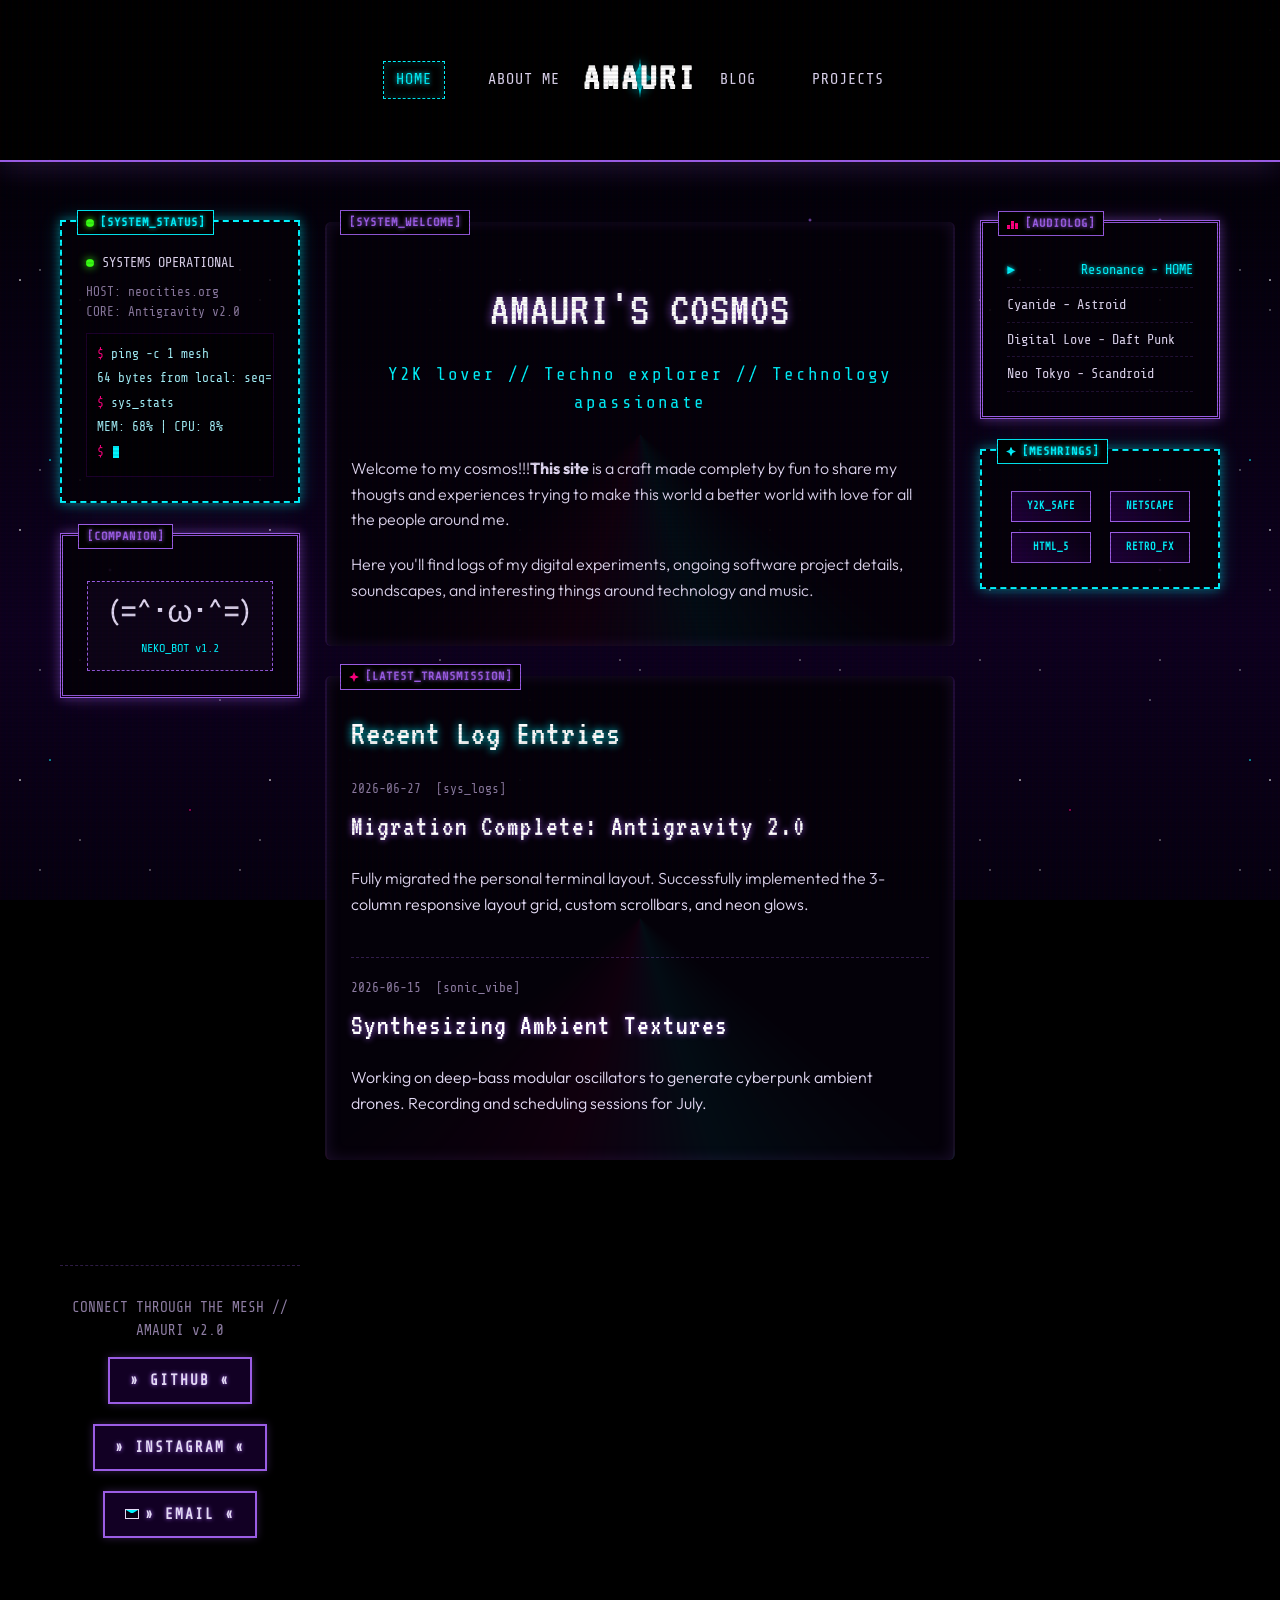
<file: index.html>
<!DOCTYPE html>
<html lang="en">

<head>
    <meta charset="UTF-8">
    <meta name="viewport" content="width=device-width, initial-scale=1.0">
    <meta name="description" content="Amauri's personal Webcore space - Antigravity 2.0">
    <title>AMAU // TERMINAL</title>
    <link rel="stylesheet" href="style.css">
</head>

<body>

    <!-- Double-Sized Symmetrical Header -->
    <header id="navbar">
        <div class="header-container">
            <nav class="nav-group-left">
                <a href="index.html" class="active">Home</a>
                <a href="about.html">About Me</a>
            </nav>
            <div class="logo">
                <span class="logo-star-container">
                    <svg class="logo-star" viewBox="0 0 24 24">
                        <path d="M 12,2 Q 12,12 22,12 Q 12,12 12,22 Q 12,12 2,12 Q 12,12 12,2" fill="#00f5ff" />
                    </svg>
                    <span class="logo-a">Amauri</span>
                </span>
                <span class="logo-rest"></span>
            </div>
            <nav class="nav-group-right">
                <a href="blog.html">Blog</a>
                <a href="projects.html">Projects</a>
            </nav>
        </div>
    </header>

    <!-- Main Desktop Layout (3-Column Grid) -->
    <div class="main-layout">

        <!-- Column 1 (Left Sidebar) -->
        <aside class="left-sidebar">
            <section class="content-box cyan-border-box dashed">
                <span class="box-label">[system_status]</span>
                <div class="status-indicator">
                    <div class="status-dot"></div>
                    <span>SYSTEMS OPERATIONAL</span>
                </div>
                <p
                    style="font-family: var(--font-ui); font-size: 0.8rem; color: var(--text-muted); margin-bottom: 10px;">
                    HOST: neocities.org<br>
                    CORE: Antigravity v2.0
                </p>
                <div class="terminal-box">
                    <div class="terminal-line"><span class="terminal-prompt">ping -c 1 mesh</span></div>
                    <div class="terminal-line">64 bytes from local: seq=0</div>
                    <div class="terminal-line"><span class="terminal-prompt">sys_stats</span></div>
                    <div class="terminal-line">MEM: 68% | CPU: 8%</div>
                    <div class="terminal-line"><span class="terminal-prompt"></span><span class="cursor"></span></div>
                </div>
            </section>

            <section class="content-box purple-border-box">
                <span class="box-label">[companion]</span>
                <div class="pixel-box">
                    <div class="pixel-art-placeholder">(=^･ω･^=)</div>
                    <p
                        style="font-family: var(--font-ui); font-size: 0.75rem; margin: 5px 0 0 0; color: var(--neon-cyan);">
                        NEKO_BOT v1.2</p>
                </div>
            </section>
        </aside>

        <!-- Column 2 (Center Content) -->
        <main class="center-content">
            <!-- Premium Moving Glow Border Box -->
            <div class="glowing-box">
                <div class="glowing-box-border"></div>
                <div class="glowing-box-content">
                    <span class="box-label">[system_welcome]</span>
                    <div class="hero-sec">
                        <h1>AMAURI'S COSMOS</h1>
                        <p class="hero-subtitle">Y2K lover // Techno explorer // Technology apassionate</p>
                    </div>
                    <p>Welcome to my cosmos!!!<strong>This site</strong> is a craft made complety by fun to share my
                        thougts
                        and
                        experiences
                        trying to make this world a better world with love for all the people around me.</p>
                    <p>Here you'll find logs of my digital experiments, ongoing software project details, soundscapes,
                        and
                        interesting things around technology and music.</p>
                </div>
            </div>

            <!-- Premium Moving Glow Border Box -->
            <div class="glowing-box">
                <div class="glowing-box-border"></div>
                <div class="glowing-box-content">
                    <span class="box-label">[latest_transmission]</span>
                    <h2>Recent Log Entries</h2>
                    <div class="blog-list" style="margin-top: 15px;">
                        <div class="blog-post-item">
                            <div class="blog-meta">
                                <span>2026-06-27</span>
                                <span>[sys_logs]</span>
                            </div>
                            <h3><a href="blog.html" class="blog-title-link">Migration Complete: Antigravity 2.0</a></h3>
                            <p>Fully migrated the personal terminal layout. Successfully implemented the 3-column
                                responsive layout grid, custom scrollbars, and neon glows.</p>
                        </div>
                        <div class="blog-post-item">
                            <div class="blog-meta">
                                <span>2026-06-15</span>
                                <span>[sonic_vibe]</span>
                            </div>
                            <h3><a href="blog.html" class="blog-title-link">Synthesizing Ambient Textures</a></h3>
                            <p>Working on deep-bass modular oscillators to generate cyberpunk ambient drones. Recording
                                and scheduling sessions for July.</p>
                        </div>
                    </div>
                </div>
            </div>
        </main>

        <!-- Column 3 (Right Sidebar) -->
        <aside class="right-sidebar">
            <section class="content-box purple-border-box">
                <span class="box-label">[audiolog]</span>
                <div class="playlist-widget">
                    <div class="song-item playing">Resonance - HOME</div>
                    <div class="song-item">Cyanide - Astroid</div>
                    <div class="song-item">Digital Love - Daft Punk</div>
                    <div class="song-item">Neo Tokyo - Scandroid</div>
                </div>
            </section>

            <section class="content-box cyan-border-box dashed">
                <span class="box-label">[meshrings]</span>
                <div class="badge-grid">
                    <div class="badge-placeholder">Y2K_SAFE</div>
                    <div class="badge-placeholder">NETSCAPE</div>
                    <div class="badge-placeholder">HTML_5</div>
                    <div class="badge-placeholder">RETRO_FX</div>
                </div>
            </section>
        </aside>


        <!-- Animated Retro Footer -->
        <footer>
            <div class="footer-text">CONNECT THROUGH THE MESH // AMAURI v2.0</div>
            <div class="footer-buttons">
                <a href="https://github.com" target="_blank" class="retro-footer-button">» GitHub «</a>
                <a href="https://instagram.com" target="_blank" class="retro-footer-button">» Instagram «</a>
                <a href="mailto:your-email@domain.com" class="retro-footer-button">» Email «</a>
            </div>
        </footer>

        <!-- Header Scroll & Y2K GIF Injector Logic -->
        <script>
            let lastScrollTop = 0;
            const navbar = document.getElementById("navbar");

            window.addEventListener("scroll", () => {
                let scrollTop = window.pageYOffset || document.documentElement.scrollTop;
                if (scrollTop > lastScrollTop && scrollTop > 100) {
                    // Scrolling down -> hide header
                    navbar.classList.add("header-hidden");
                } else {
                    // Scrolling up -> show header
                    navbar.classList.remove("header-hidden");
                }
                lastScrollTop = scrollTop <= 0 ? 0 : scrollTop;
            });

            // Y2K Contextual Icon/Animation Injector Utility
            document.addEventListener("DOMContentLoaded", () => {
                const labels = document.querySelectorAll(".box-label");
                labels.forEach(label => {
                    const text = label.textContent.toLowerCase();
                    if (text.includes("status")) {
                        label.insertAdjacentHTML("afterbegin", '<span class="y2k-icon y2k-status-icon"></span>');
                    } else if (text.includes("audiolog")) {
                        label.insertAdjacentHTML("afterbegin", '<span class="y2k-icon y2k-music-icon"><span></span><span></span><span></span></span>');
                    } else if (text.includes("meshrings") || text.includes("projects") || text.includes("index")) {
                        label.insertAdjacentHTML("afterbegin", '<span class="y2k-icon y2k-spark-icon"></span>');
                    } else if (text.includes("init") || text.includes("profile") || text.includes("transmission")) {
                        label.insertAdjacentHTML("afterbegin", '<span class="y2k-icon y2k-spark-icon" style="background: var(--neon-pink);"></span>');
                    }
                });

                const footerButtons = document.querySelectorAll(".retro-footer-button");
                footerButtons.forEach(btn => {
                    const text = btn.textContent.toLowerCase();
                    if (text.includes("email")) {
                        btn.insertAdjacentHTML("afterbegin", '<span class="y2k-icon y2k-email-icon" style="border-color: var(--text-main);"></span>');
                    }
                });
            });
        </script>
</body>

</html>
</file>
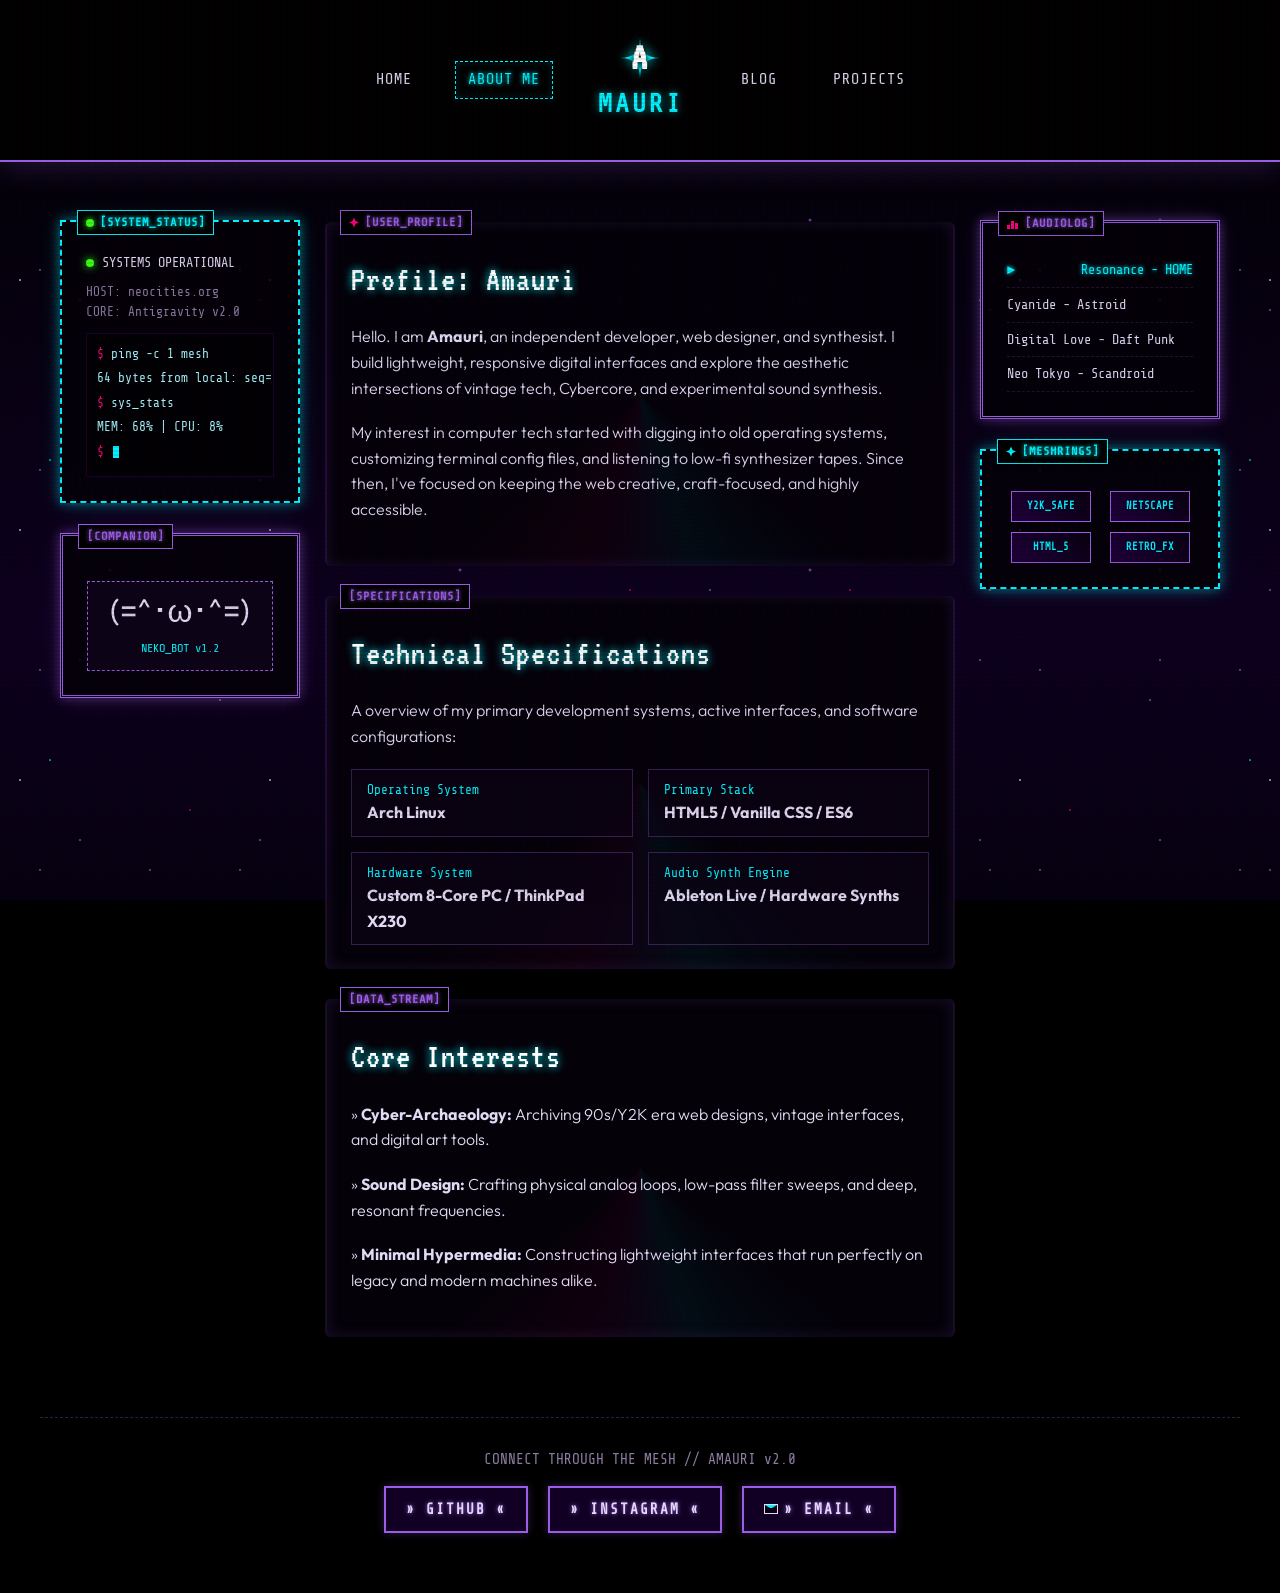
<file: about.html>
<!DOCTYPE html>
<html lang="en">

<head>
    <meta charset="UTF-8">
    <meta name="viewport" content="width=device-width, initial-scale=1.0">
    <meta name="description" content="About Amauri - Antigravity 2.0 Terminal">
    <title>AMAU // ABOUT</title>
    <link rel="stylesheet" href="style.css">
</head>

<body>

    <!-- Double-Sized Symmetrical Header -->
    <header id="navbar">
        <div class="header-container">
            <nav class="nav-group-left">
                <a href="index.html">Home</a>
                <a href="about.html" class="active">About Me</a>
            </nav>
            <div class="logo">
                <span class="logo-star-container">
                    <svg class="logo-star" viewBox="0 0 24 24">
                        <path d="M 12,2 Q 12,12 22,12 Q 12,12 12,22 Q 12,12 2,12 Q 12,12 12,2" fill="#00f5ff" />
                    </svg>
                    <span class="logo-a">A</span>
                </span>
                <span class="logo-rest">mauri</span>
            </div>
            <nav class="nav-group-right">
                <a href="blog.html">Blog</a>
                <a href="projects.html">Projects</a>
            </nav>
        </div>
    </header>

    <!-- Main Desktop Layout (3-Column Grid) -->
    <div class="main-layout">

        <!-- Column 1 (Left Sidebar) -->
        <aside class="left-sidebar">
            <section class="content-box cyan-border-box dashed">
                <span class="box-label">[system_status]</span>
                <div class="status-indicator">
                    <div class="status-dot"></div>
                    <span>SYSTEMS OPERATIONAL</span>
                </div>
                <p
                    style="font-family: var(--font-ui); font-size: 0.8rem; color: var(--text-muted); margin-bottom: 10px;">
                    HOST: neocities.org<br>
                    CORE: Antigravity v2.0
                </p>
                <div class="terminal-box">
                    <div class="terminal-line"><span class="terminal-prompt">ping -c 1 mesh</span></div>
                    <div class="terminal-line">64 bytes from local: seq=0</div>
                    <div class="terminal-line"><span class="terminal-prompt">sys_stats</span></div>
                    <div class="terminal-line">MEM: 68% | CPU: 8%</div>
                    <div class="terminal-line"><span class="terminal-prompt"></span><span class="cursor"></span></div>
                </div>
            </section>

            <section class="content-box purple-border-box">
                <span class="box-label">[companion]</span>
                <div class="pixel-box">
                    <div class="pixel-art-placeholder">(=^･ω･^=)</div>
                    <p
                        style="font-family: var(--font-ui); font-size: 0.75rem; margin: 5px 0 0 0; color: var(--neon-cyan);">
                        NEKO_BOT v1.2</p>
                </div>
            </section>
        </aside>

        <!-- Column 2 (Center Content) -->
        <main class="center-content">
            <!-- Premium Moving Glow Border Box -->
            <div class="glowing-box">
                <div class="glowing-box-border"></div>
                <div class="glowing-box-content">
                    <span class="box-label">[user_profile]</span>
                    <h2>Profile: Amauri</h2>
                    <p>Hello. I am <strong>Amauri</strong>, an independent developer, web designer, and synthesist. I
                        build lightweight, responsive digital interfaces and explore the aesthetic intersections of
                        vintage tech, Cybercore, and experimental sound synthesis.</p>
                    <p>My interest in computer tech started with digging into old operating systems, customizing
                        terminal config files, and listening to low-fi synthesizer tapes. Since then, I've focused on
                        keeping the web creative, craft-focused, and highly accessible.</p>
                </div>
            </div>

            <!-- Premium Moving Glow Border Box -->
            <div class="glowing-box">
                <div class="glowing-box-border"></div>
                <div class="glowing-box-content">
                    <span class="box-label">[specifications]</span>
                    <h2>Technical Specifications</h2>
                    <p>A overview of my primary development systems, active interfaces, and software configurations:</p>
                    <div class="spec-list">
                        <div class="spec-item">
                            <span class="spec-label">Operating System</span>
                            <span class="spec-val">Arch Linux</span>
                        </div>
                        <div class="spec-item">
                            <span class="spec-label">Primary Stack</span>
                            <span class="spec-val">HTML5 / Vanilla CSS / ES6</span>
                        </div>
                        <div class="spec-item">
                            <span class="spec-label">Hardware System</span>
                            <span class="spec-val">Custom 8-Core PC / ThinkPad X230</span>
                        </div>
                        <div class="spec-item">
                            <span class="spec-label">Audio Synth Engine</span>
                            <span class="spec-val">Ableton Live / Hardware Synths</span>
                        </div>
                    </div>
                </div>
            </div>

            <!-- Premium Moving Glow Border Box -->
            <div class="glowing-box">
                <div class="glowing-box-border"></div>
                <div class="glowing-box-content">
                    <span class="box-label">[data_stream]</span>
                    <h2>Core Interests</h2>
                    <p>» <strong>Cyber-Archaeology:</strong> Archiving 90s/Y2K era web designs, vintage interfaces, and
                        digital art tools.</p>
                    <p>» <strong>Sound Design:</strong> Crafting physical analog loops, low-pass filter sweeps, and
                        deep, resonant frequencies.</p>
                    <p>» <strong>Minimal Hypermedia:</strong> Constructing lightweight interfaces that run perfectly on
                        legacy and modern machines alike.</p>
                </div>
            </div>
        </main>

        <!-- Column 3 (Right Sidebar) -->
        <aside class="right-sidebar">
            <section class="content-box purple-border-box">
                <span class="box-label">[audiolog]</span>
                <div class="playlist-widget">
                    <div class="song-item playing">Resonance - HOME</div>
                    <div class="song-item">Cyanide - Astroid</div>
                    <div class="song-item">Digital Love - Daft Punk</div>
                    <div class="song-item">Neo Tokyo - Scandroid</div>
                </div>
            </section>

            <section class="content-box cyan-border-box dashed">
                <span class="box-label">[meshrings]</span>
                <div class="badge-grid">
                    <div class="badge-placeholder">Y2K_SAFE</div>
                    <div class="badge-placeholder">NETSCAPE</div>
                    <div class="badge-placeholder">HTML_5</div>
                    <div class="badge-placeholder">RETRO_FX</div>
                </div>
            </section>
        </aside>

    </div>

    <!-- Animated Retro Footer -->
    <footer>
        <div class="footer-text">CONNECT THROUGH THE MESH // AMAURI v2.0</div>
        <div class="footer-buttons">
            <a href="https://github.com" target="_blank" class="retro-footer-button">» GitHub «</a>
            <a href="https://instagram.com" target="_blank" class="retro-footer-button">» Instagram «</a>
            <a href="mailto:your-email@domain.com" class="retro-footer-button">» Email «</a>
        </div>
    </footer>

    <!-- Header Scroll & Y2K GIF Injector Logic -->
    <script>
        let lastScrollTop = 0;
        const navbar = document.getElementById("navbar");

        window.addEventListener("scroll", () => {
            let scrollTop = window.pageYOffset || document.documentElement.scrollTop;
            if (scrollTop > lastScrollTop && scrollTop > 100) {
                // Scrolling down -> hide header
                navbar.classList.add("header-hidden");
            } else {
                // Scrolling up -> show header
                navbar.classList.remove("header-hidden");
            }
            lastScrollTop = scrollTop <= 0 ? 0 : scrollTop;
        });

        // Y2K Contextual Icon/Animation Injector Utility
        document.addEventListener("DOMContentLoaded", () => {
            const labels = document.querySelectorAll(".box-label");
            labels.forEach(label => {
                const text = label.textContent.toLowerCase();
                if (text.includes("status")) {
                    label.insertAdjacentHTML("afterbegin", '<span class="y2k-icon y2k-status-icon"></span>');
                } else if (text.includes("audiolog")) {
                    label.insertAdjacentHTML("afterbegin", '<span class="y2k-icon y2k-music-icon"><span></span><span></span><span></span></span>');
                } else if (text.includes("meshrings") || text.includes("projects") || text.includes("index")) {
                    label.insertAdjacentHTML("afterbegin", '<span class="y2k-icon y2k-spark-icon"></span>');
                } else if (text.includes("init") || text.includes("profile") || text.includes("transmission")) {
                    label.insertAdjacentHTML("afterbegin", '<span class="y2k-icon y2k-spark-icon" style="background: var(--neon-pink);"></span>');
                }
            });

            const footerButtons = document.querySelectorAll(".retro-footer-button");
            footerButtons.forEach(btn => {
                const text = btn.textContent.toLowerCase();
                if (text.includes("email")) {
                    btn.insertAdjacentHTML("afterbegin", '<span class="y2k-icon y2k-email-icon" style="border-color: var(--text-main);"></span>');
                }
            });
        });
    </script>
</body>

</html>
</file>
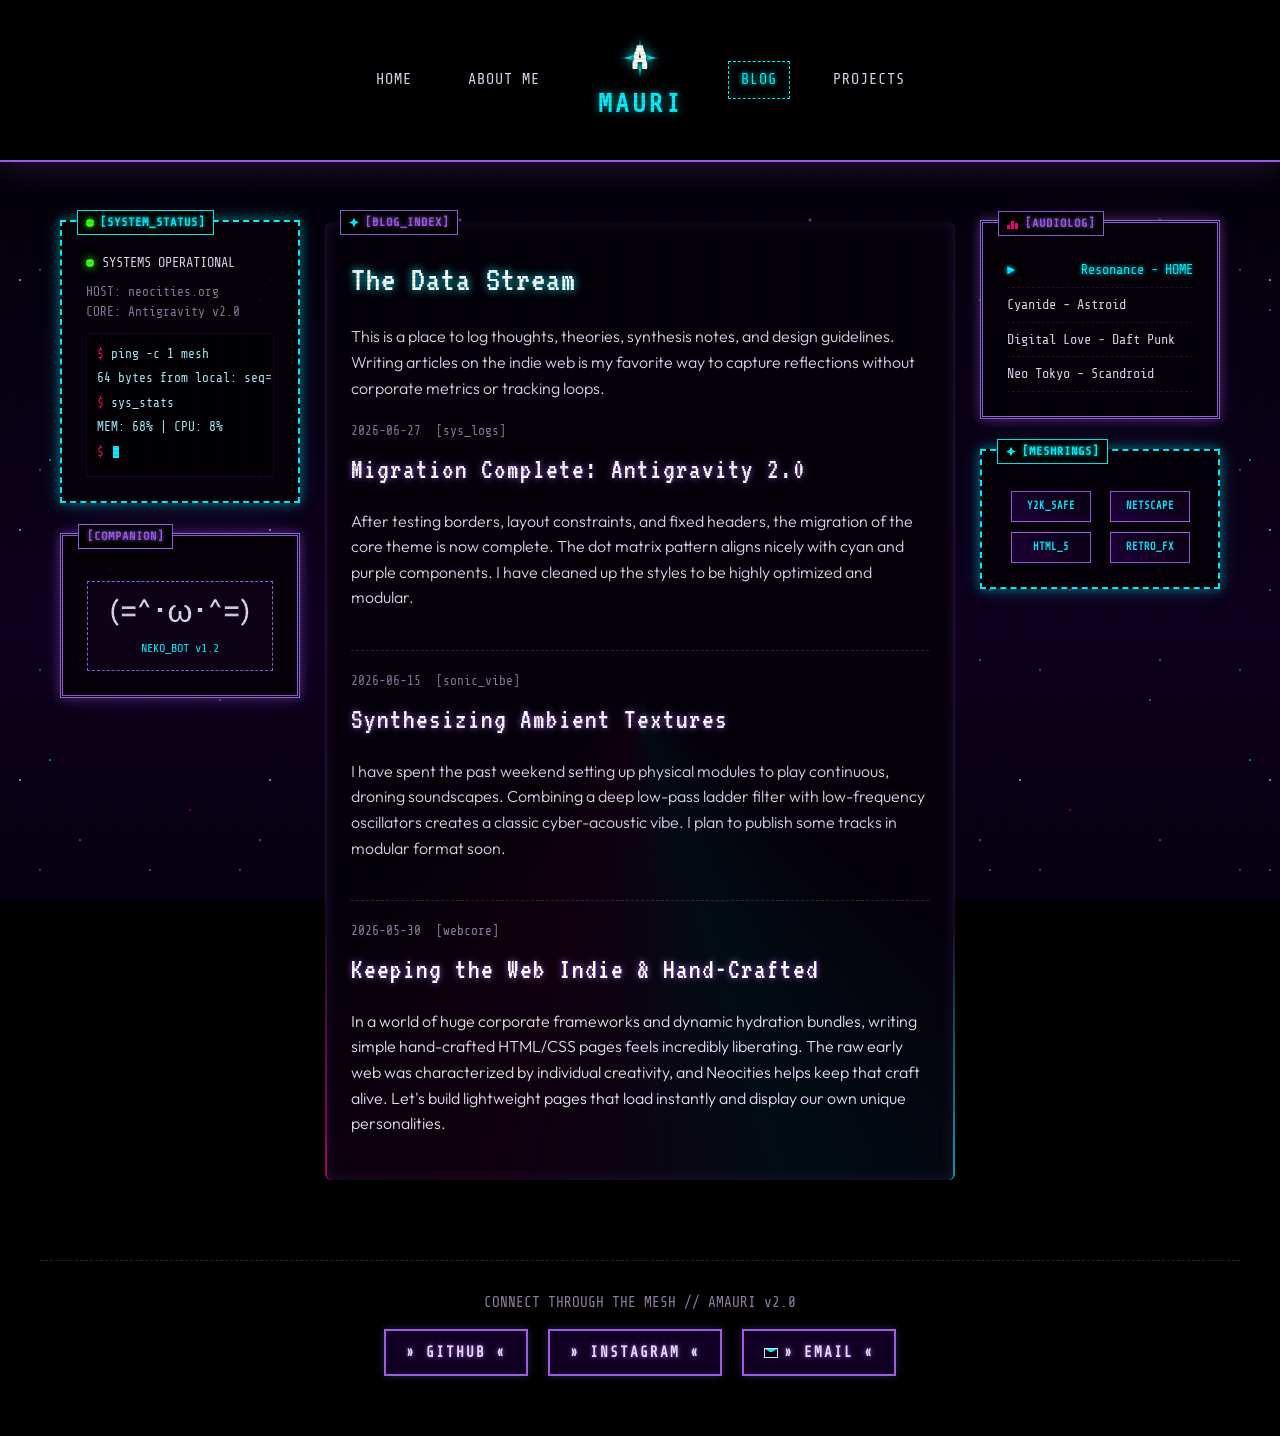
<file: blog.html>
<!DOCTYPE html>
<html lang="en">

<head>
    <meta charset="UTF-8">
    <meta name="viewport" content="width=device-width, initial-scale=1.0">
    <meta name="description" content="Amauri's Blog - Antigravity 2.0 Terminal">
    <title>AMAU // BLOG</title>
    <link rel="stylesheet" href="style.css">
</head>

<body>

    <!-- Double-Sized Symmetrical Header -->
    <header id="navbar">
        <div class="header-container">
            <nav class="nav-group-left">
                <a href="index.html">Home</a>
                <a href="about.html">About Me</a>
            </nav>
            <div class="logo">
                <span class="logo-star-container">
                    <svg class="logo-star" viewBox="0 0 24 24">
                        <path d="M 12,2 Q 12,12 22,12 Q 12,12 12,22 Q 12,12 2,12 Q 12,12 12,2" fill="#00f5ff" />
                    </svg>
                    <span class="logo-a">A</span>
                </span>
                <span class="logo-rest">mauri</span>
            </div>
            <nav class="nav-group-right">
                <a href="blog.html" class="active">Blog</a>
                <a href="projects.html">Projects</a>
            </nav>
        </div>
    </header>

    <!-- Main Desktop Layout (3-Column Grid) -->
    <div class="main-layout">

        <!-- Column 1 (Left Sidebar) -->
        <aside class="left-sidebar">
            <section class="content-box cyan-border-box dashed">
                <span class="box-label">[system_status]</span>
                <div class="status-indicator">
                    <div class="status-dot"></div>
                    <span>SYSTEMS OPERATIONAL</span>
                </div>
                <p
                    style="font-family: var(--font-ui); font-size: 0.8rem; color: var(--text-muted); margin-bottom: 10px;">
                    HOST: neocities.org<br>
                    CORE: Antigravity v2.0
                </p>
                <div class="terminal-box">
                    <div class="terminal-line"><span class="terminal-prompt">ping -c 1 mesh</span></div>
                    <div class="terminal-line">64 bytes from local: seq=0</div>
                    <div class="terminal-line"><span class="terminal-prompt">sys_stats</span></div>
                    <div class="terminal-line">MEM: 68% | CPU: 8%</div>
                    <div class="terminal-line"><span class="terminal-prompt"></span><span class="cursor"></span></div>
                </div>
            </section>

            <section class="content-box purple-border-box">
                <span class="box-label">[companion]</span>
                <div class="pixel-box">
                    <div class="pixel-art-placeholder">(=^･ω･^=)</div>
                    <p
                        style="font-family: var(--font-ui); font-size: 0.75rem; margin: 5px 0 0 0; color: var(--neon-cyan);">
                        NEKO_BOT v1.2</p>
                </div>
            </section>
        </aside>

        <!-- Column 2 (Center Content) -->
        <main class="center-content">
            <!-- Premium Moving Glow Border Box -->
            <div class="glowing-box">
                <div class="glowing-box-border"></div>
                <div class="glowing-box-content">
                    <span class="box-label">[blog_index]</span>
                    <h2>The Data Stream</h2>
                    <p>This is a place to log thoughts, theories, synthesis notes, and design guidelines. Writing
                        articles on the indie web is my favorite way to capture reflections without corporate metrics or
                        tracking loops.</p>

                    <div class="blog-list" style="margin-top: 20px;">
                        <div class="blog-post-item">
                            <div class="blog-meta">
                                <span>2026-06-27</span>
                                <span>[sys_logs]</span>
                            </div>
                            <h3><a href="#" class="blog-title-link">Migration Complete: Antigravity 2.0</a></h3>
                            <p>After testing borders, layout constraints, and fixed headers, the migration of the core
                                theme is now complete. The dot matrix pattern aligns nicely with cyan and purple
                                components. I have cleaned up the styles to be highly optimized and modular.</p>
                        </div>
                        <div class="blog-post-item">
                            <div class="blog-meta">
                                <span>2026-06-15</span>
                                <span>[sonic_vibe]</span>
                            </div>
                            <h3><a href="#" class="blog-title-link">Synthesizing Ambient Textures</a></h3>
                            <p>I have spent the past weekend setting up physical modules to play continuous, droning
                                soundscapes. Combining a deep low-pass ladder filter with low-frequency oscillators
                                creates a classic cyber-acoustic vibe. I plan to publish some tracks in modular format
                                soon.</p>
                        </div>
                        <div class="blog-post-item">
                            <div class="blog-meta">
                                <span>2026-05-30</span>
                                <span>[webcore]</span>
                            </div>
                            <h3><a href="#" class="blog-title-link">Keeping the Web Indie & Hand-Crafted</a></h3>
                            <p>In a world of huge corporate frameworks and dynamic hydration bundles, writing simple
                                hand-crafted HTML/CSS pages feels incredibly liberating. The raw early web was
                                characterized by individual creativity, and Neocities helps keep that craft alive. Let's
                                build lightweight pages that load instantly and display our own unique personalities.
                            </p>
                        </div>
                    </div>
                </div>
            </div>
        </main>

        <!-- Column 3 (Right Sidebar) -->
        <aside class="right-sidebar">
            <section class="content-box purple-border-box">
                <span class="box-label">[audiolog]</span>
                <div class="playlist-widget">
                    <div class="song-item playing">Resonance - HOME</div>
                    <div class="song-item">Cyanide - Astroid</div>
                    <div class="song-item">Digital Love - Daft Punk</div>
                    <div class="song-item">Neo Tokyo - Scandroid</div>
                </div>
            </section>

            <section class="content-box cyan-border-box dashed">
                <span class="box-label">[meshrings]</span>
                <div class="badge-grid">
                    <div class="badge-placeholder">Y2K_SAFE</div>
                    <div class="badge-placeholder">NETSCAPE</div>
                    <div class="badge-placeholder">HTML_5</div>
                    <div class="badge-placeholder">RETRO_FX</div>
                </div>
            </section>
        </aside>

    </div>

    <!-- Animated Retro Footer -->
    <footer>
        <div class="footer-text">CONNECT THROUGH THE MESH // AMAURI v2.0</div>
        <div class="footer-buttons">
            <a href="https://github.com" target="_blank" class="retro-footer-button">» GitHub «</a>
            <a href="https://instagram.com" target="_blank" class="retro-footer-button">» Instagram «</a>
            <a href="mailto:your-email@domain.com" class="retro-footer-button">» Email «</a>
        </div>
    </footer>

    <!-- Header Scroll & Y2K GIF Injector Logic -->
    <script>
        let lastScrollTop = 0;
        const navbar = document.getElementById("navbar");

        window.addEventListener("scroll", () => {
            let scrollTop = window.pageYOffset || document.documentElement.scrollTop;
            if (scrollTop > lastScrollTop && scrollTop > 100) {
                // Scrolling down -> hide header
                navbar.classList.add("header-hidden");
            } else {
                // Scrolling up -> show header
                navbar.classList.remove("header-hidden");
            }
            lastScrollTop = scrollTop <= 0 ? 0 : scrollTop;
        });

        // Y2K Contextual Icon/Animation Injector Utility
        document.addEventListener("DOMContentLoaded", () => {
            const labels = document.querySelectorAll(".box-label");
            labels.forEach(label => {
                const text = label.textContent.toLowerCase();
                if (text.includes("status")) {
                    label.insertAdjacentHTML("afterbegin", '<span class="y2k-icon y2k-status-icon"></span>');
                } else if (text.includes("audiolog")) {
                    label.insertAdjacentHTML("afterbegin", '<span class="y2k-icon y2k-music-icon"><span></span><span></span><span></span></span>');
                } else if (text.includes("meshrings") || text.includes("projects") || text.includes("index")) {
                    label.insertAdjacentHTML("afterbegin", '<span class="y2k-icon y2k-spark-icon"></span>');
                } else if (text.includes("init") || text.includes("profile") || text.includes("transmission")) {
                    label.insertAdjacentHTML("afterbegin", '<span class="y2k-icon y2k-spark-icon" style="background: var(--neon-pink);"></span>');
                }
            });

            const footerButtons = document.querySelectorAll(".retro-footer-button");
            footerButtons.forEach(btn => {
                const text = btn.textContent.toLowerCase();
                if (text.includes("email")) {
                    btn.insertAdjacentHTML("afterbegin", '<span class="y2k-icon y2k-email-icon" style="border-color: var(--text-main);"></span>');
                }
            });
        });
    </script>
</body>

</html>
</file>
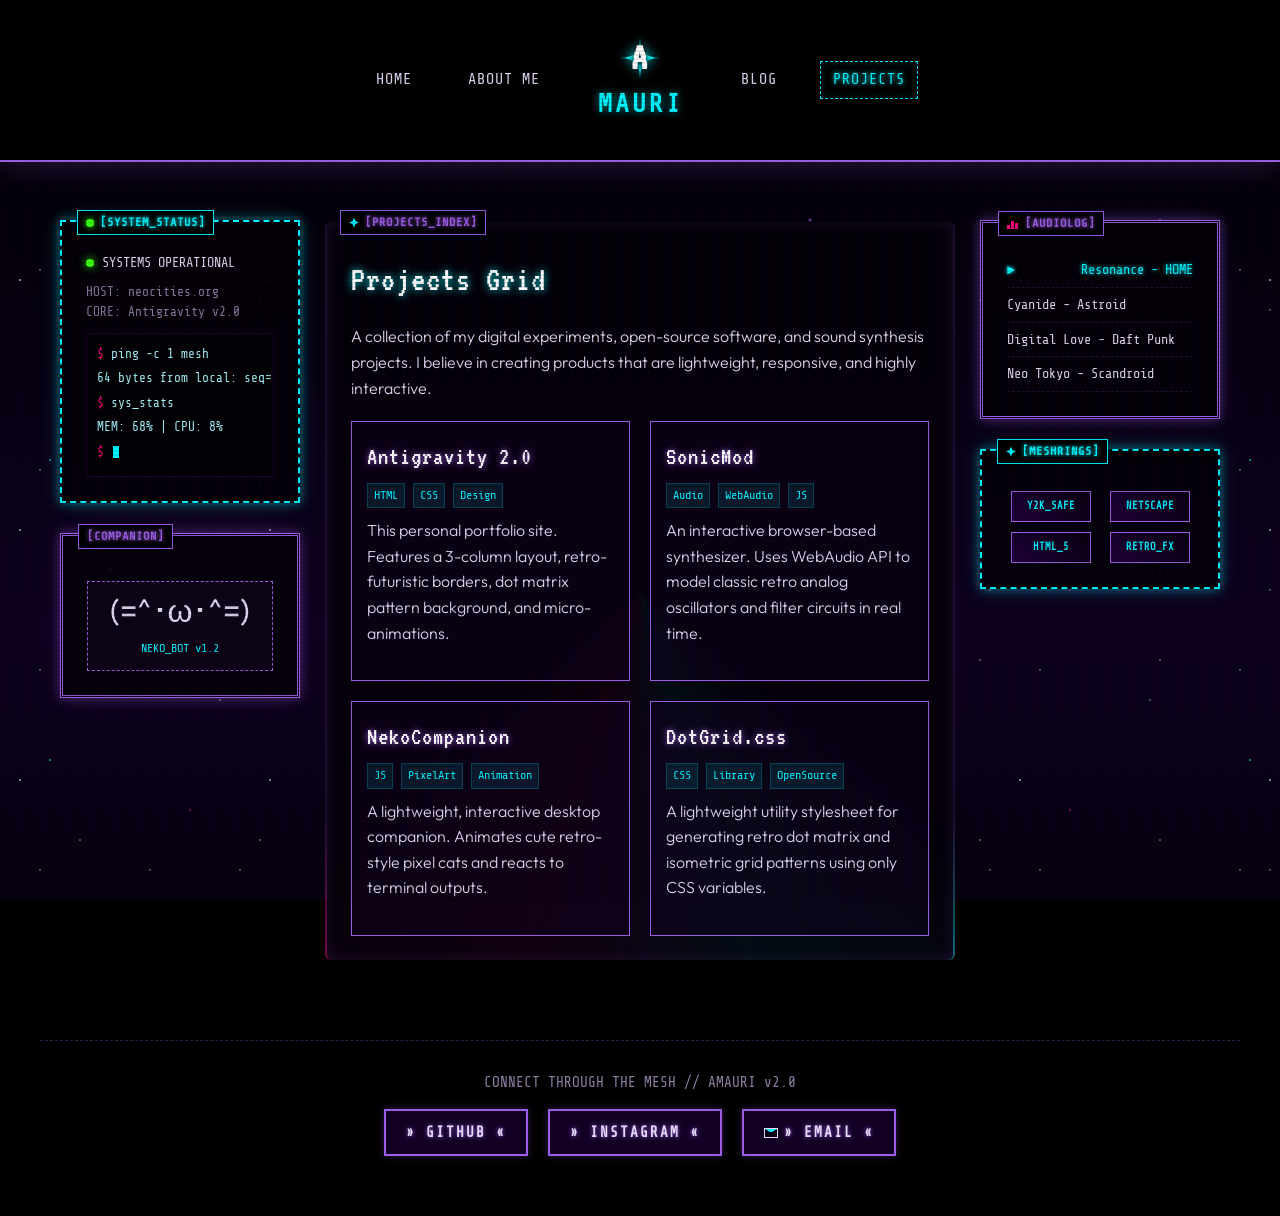
<file: projects.html>
<!DOCTYPE html>
<html lang="en">

<head>
    <meta charset="UTF-8">
    <meta name="viewport" content="width=device-width, initial-scale=1.0">
    <meta name="description" content="Amauri's Projects - Antigravity 2.0 Terminal">
    <title>AMAU // PROJECTS</title>
    <link rel="stylesheet" href="style.css">
</head>

<body>

    <!-- Double-Sized Symmetrical Header -->
    <header id="navbar">
        <div class="header-container">
            <nav class="nav-group-left">
                <a href="index.html">Home</a>
                <a href="about.html">About Me</a>
            </nav>
            <div class="logo">
                <span class="logo-star-container">
                    <svg class="logo-star" viewBox="0 0 24 24">
                        <path d="M 12,2 Q 12,12 22,12 Q 12,12 12,22 Q 12,12 2,12 Q 12,12 12,2" fill="#00f5ff" />
                    </svg>
                    <span class="logo-a">A</span>
                </span>
                <span class="logo-rest">mauri</span>
            </div>
            <nav class="nav-group-right">
                <a href="blog.html">Blog</a>
                <a href="projects.html" class="active">Projects</a>
            </nav>
        </div>
    </header>

    <!-- Main Desktop Layout (3-Column Grid) -->
    <div class="main-layout">

        <!-- Column 1 (Left Sidebar) -->
        <aside class="left-sidebar">
            <section class="content-box cyan-border-box dashed">
                <span class="box-label">[system_status]</span>
                <div class="status-indicator">
                    <div class="status-dot"></div>
                    <span>SYSTEMS OPERATIONAL</span>
                </div>
                <p
                    style="font-family: var(--font-ui); font-size: 0.8rem; color: var(--text-muted); margin-bottom: 10px;">
                    HOST: neocities.org<br>
                    CORE: Antigravity v2.0
                </p>
                <div class="terminal-box">
                    <div class="terminal-line"><span class="terminal-prompt">ping -c 1 mesh</span></div>
                    <div class="terminal-line">64 bytes from local: seq=0</div>
                    <div class="terminal-line"><span class="terminal-prompt">sys_stats</span></div>
                    <div class="terminal-line">MEM: 68% | CPU: 8%</div>
                    <div class="terminal-line"><span class="terminal-prompt"></span><span class="cursor"></span></div>
                </div>
            </section>

            <section class="content-box purple-border-box">
                <span class="box-label">[companion]</span>
                <div class="pixel-box">
                    <div class="pixel-art-placeholder">(=^･ω･^=)</div>
                    <p
                        style="font-family: var(--font-ui); font-size: 0.75rem; margin: 5px 0 0 0; color: var(--neon-cyan);">
                        NEKO_BOT v1.2</p>
                </div>
            </section>
        </aside>

        <!-- Column 2 (Center Content) -->
        <main class="center-content">
            <!-- Premium Moving Glow Border Box -->
            <div class="glowing-box">
                <div class="glowing-box-border"></div>
                <div class="glowing-box-content">
                    <span class="box-label">[projects_index]</span>
                    <h2>Projects Grid</h2>
                    <p>A collection of my digital experiments, open-source software, and sound synthesis projects. I
                        believe in creating products that are lightweight, responsive, and highly interactive.</p>

                    <div class="projects-grid">
                        <div class="project-card">
                            <h3 class="project-title">Antigravity 2.0</h3>
                            <div class="project-tags">
                                <span class="project-tag">HTML</span>
                                <span class="project-tag">CSS</span>
                                <span class="project-tag">Design</span>
                            </div>
                            <p>This personal portfolio site. Features a 3-column layout, retro-futuristic borders, dot
                                matrix pattern background, and micro-animations.</p>
                        </div>
                        <div class="project-card">
                            <h3 class="project-title">SonicMod</h3>
                            <div class="project-tags">
                                <span class="project-tag">Audio</span>
                                <span class="project-tag">WebAudio</span>
                                <span class="project-tag">JS</span>
                            </div>
                            <p>An interactive browser-based synthesizer. Uses WebAudio API to model classic retro analog
                                oscillators and filter circuits in real time.</p>
                        </div>
                        <div class="project-card">
                            <h3 class="project-title">NekoCompanion</h3>
                            <div class="project-tags">
                                <span class="project-tag">JS</span>
                                <span class="project-tag">PixelArt</span>
                                <span class="project-tag">Animation</span>
                            </div>
                            <p>A lightweight, interactive desktop companion. Animates cute retro-style pixel cats and
                                reacts to terminal outputs.</p>
                        </div>
                        <div class="project-card">
                            <h3 class="project-title">DotGrid.css</h3>
                            <div class="project-tags">
                                <span class="project-tag">CSS</span>
                                <span class="project-tag">Library</span>
                                <span class="project-tag">OpenSource</span>
                            </div>
                            <p>A lightweight utility stylesheet for generating retro dot matrix and isometric grid
                                patterns using only CSS variables.</p>
                        </div>
                    </div>
                </div>
            </div>
        </main>

        <!-- Column 3 (Right Sidebar) -->
        <aside class="right-sidebar">
            <section class="content-box purple-border-box">
                <span class="box-label">[audiolog]</span>
                <div class="playlist-widget">
                    <div class="song-item playing">Resonance - HOME</div>
                    <div class="song-item">Cyanide - Astroid</div>
                    <div class="song-item">Digital Love - Daft Punk</div>
                    <div class="song-item">Neo Tokyo - Scandroid</div>
                </div>
            </section>

            <section class="content-box cyan-border-box dashed">
                <span class="box-label">[meshrings]</span>
                <div class="badge-grid">
                    <div class="badge-placeholder">Y2K_SAFE</div>
                    <div class="badge-placeholder">NETSCAPE</div>
                    <div class="badge-placeholder">HTML_5</div>
                    <div class="badge-placeholder">RETRO_FX</div>
                </div>
            </section>
        </aside>

    </div>

    <!-- Animated Retro Footer -->
    <footer>
        <div class="footer-text">CONNECT THROUGH THE MESH // AMAURI v2.0</div>
        <div class="footer-buttons">
            <a href="https://github.com" target="_blank" class="retro-footer-button">» GitHub «</a>
            <a href="https://instagram.com" target="_blank" class="retro-footer-button">» Instagram «</a>
            <a href="mailto:your-email@domain.com" class="retro-footer-button">» Email «</a>
        </div>
    </footer>

    <!-- Header Scroll & Y2K GIF Injector Logic -->
    <script>
        let lastScrollTop = 0;
        const navbar = document.getElementById("navbar");

        window.addEventListener("scroll", () => {
            let scrollTop = window.pageYOffset || document.documentElement.scrollTop;
            if (scrollTop > lastScrollTop && scrollTop > 100) {
                // Scrolling down -> hide header
                navbar.classList.add("header-hidden");
            } else {
                // Scrolling up -> show header
                navbar.classList.remove("header-hidden");
            }
            lastScrollTop = scrollTop <= 0 ? 0 : scrollTop;
        });

        // Y2K Contextual Icon/Animation Injector Utility
        document.addEventListener("DOMContentLoaded", () => {
            const labels = document.querySelectorAll(".box-label");
            labels.forEach(label => {
                const text = label.textContent.toLowerCase();
                if (text.includes("status")) {
                    label.insertAdjacentHTML("afterbegin", '<span class="y2k-icon y2k-status-icon"></span>');
                } else if (text.includes("audiolog")) {
                    label.insertAdjacentHTML("afterbegin", '<span class="y2k-icon y2k-music-icon"><span></span><span></span><span></span></span>');
                } else if (text.includes("meshrings") || text.includes("projects") || text.includes("index")) {
                    label.insertAdjacentHTML("afterbegin", '<span class="y2k-icon y2k-spark-icon"></span>');
                } else if (text.includes("init") || text.includes("profile") || text.includes("transmission")) {
                    label.insertAdjacentHTML("afterbegin", '<span class="y2k-icon y2k-spark-icon" style="background: var(--neon-pink);"></span>');
                }
            });

            const footerButtons = document.querySelectorAll(".retro-footer-button");
            footerButtons.forEach(btn => {
                const text = btn.textContent.toLowerCase();
                if (text.includes("email")) {
                    btn.insertAdjacentHTML("afterbegin", '<span class="y2k-icon y2k-email-icon" style="border-color: var(--text-main);"></span>');
                }
            });
        });
    </script>
</body>

</html>
</file>
<file: style.css>
@import url('https://fonts.googleapis.com/css2?family=Share+Tech+Mono&family=VT323&family=Outfit:wght@300;400;600;700&display=swap');

/* Design Tokens & Custom Variables */
:root {
    --bg-base: #000000;
    --dark-purple: #0a0014;
    --primary-glow: #9b5de5;
    --neon-cyan: #00f5ff;
    --neon-pink: #ff007f;
    --text-main: #e2d9f3;
    --text-muted: #8d7ca2;
    --font-ui: 'Share Tech Mono', monospace;
    --font-heading: 'VT323', monospace;
    --font-body: 'Outfit', sans-serif;
    --glow-shadow-purple: 0 0 10px rgba(155, 93, 229, 0.4), 0 0 20px rgba(155, 93, 229, 0.2);
    --glow-shadow-cyan: 0 0 10px rgba(0, 245, 255, 0.4), 0 0 20px rgba(0, 245, 255, 0.2);
}

/* Custom Scrollbar */
::-webkit-scrollbar {
    width: 8px;
    height: 8px;
}

::-webkit-scrollbar-track {
    background: var(--bg-base);
}

::-webkit-scrollbar-thumb {
    background: var(--dark-purple);
    border: 2px solid var(--primary-glow);
    border-radius: 4px;
    box-shadow: 0 0 5px var(--primary-glow);
}

::-webkit-scrollbar-thumb:hover {
    border-color: var(--neon-cyan);
    box-shadow: 0 0 8px var(--neon-cyan);
}

/* Selection State */
::selection {
    background: var(--primary-glow);
    color: #fff;
    text-shadow: 0 0 5px #fff;
}

/* Global Reset & Base Setup */
* {
    box-sizing: border-box;
    margin: 0;
    padding: 0;
}

/* Custom Yellow Star Cursor with Cyber-Cyan Hotspot Arrow */
html,
body,
a,
button,
select,
textarea,
input,
.badge-placeholder {
    cursor: url("data:image/svg+xml,%3Csvg xmlns='http://www.w3.org/2000/svg' width='50' height='50' viewBox='0 0 32 32'%3E%3Cpath d='M0,0 L3,10 L5,8 L9,12 L11,10 L7,6 L9,4 Z' fill='%2300f5ff' stroke='%23000000' stroke-width='1'/%3E%3Cpath d='M 20,8 Q 20,16 28,16 Q 20,16 20,24 Q 20,16 12,16 Q 20,16 20,8' fill='%23ffcc00' stroke='%23000000' stroke-width='1'/%3E%3C/svg%3E") 0 0, auto !important;
}

body {
    background-color: var(--bg-base);
    /* Space Background: Deep Space Gradients layered with multi-scale Star Particle Fields */
    background-image:
        radial-gradient(1.5px 1.5px at 20px 30px, #ffffff, rgba(0, 0, 0, 0)),
        radial-gradient(1px 1px at 40px 70px, #ffffff, rgba(0, 0, 0, 0)),
        radial-gradient(1.5px 1.5px at 50px 160px, var(--neon-cyan), rgba(0, 0, 0, 0)),
        radial-gradient(1px 1px at 80px 120px, #ffffff, rgba(0, 0, 0, 0)),
        radial-gradient(2px 2px at 110px 220px, var(--primary-glow), rgba(0, 0, 0, 0)),
        radial-gradient(1px 1px at 150px 30px, #ffffff, rgba(0, 0, 0, 0)),
        radial-gradient(1.5px 1.5px at 190px 150px, var(--neon-pink), rgba(0, 0, 0, 0)),
        radial-gradient(1px 1px at 220px 80px, #ffffff, rgba(0, 0, 0, 0)),
        linear-gradient(180deg, #000000 0%, #060010 35%, #0e001f 70%, #060010 100%);
    background-size: 250px 250px, 200px 200px, 300px 300px, 180px 180px, 350px 350px, 280px 280px, 220px 220px, 310px 310px, 100% 100%;
    background-attachment: fixed;
    color: var(--text-main);
    font-family: var(--font-body);
    font-size: 16px;
    line-height: 1.6;
    padding-top: 190px;
    /* Space for the double-height fixed header */
    overflow-x: hidden;
}

/* Scanline Effect Overlay */
body::after {
    content: " ";
    display: block;
    position: fixed;
    top: 0;
    left: 0;
    bottom: 0;
    right: 0;
    background: linear-gradient(rgba(18, 16, 16, 0) 50%, rgba(0, 0, 0, 0.25) 50%), linear-gradient(90deg, rgba(255, 0, 0, 0.06), rgba(0, 255, 0, 0.02), rgba(0, 0, 255, 0.06));
    z-index: 99999;
    background-size: 100% 4px, 6px 100%;
    pointer-events: none;
    opacity: 0.35;
}

/* Typography & Headings */
h1,
h2,
h3,
h4,
h5,
h6 {
    font-family: var(--font-heading);
    letter-spacing: 1px;
    font-weight: normal;
    color: #fff;
    margin-bottom: 1rem;
}

h1 {
    font-size: 3rem;
    text-shadow: 0 0 10px var(--primary-glow);
}

h2 {
    font-size: 2.2rem;
    text-shadow: 0 0 8px var(--neon-cyan);
}

h3 {
    font-size: 1.8rem;
    text-shadow: 0 0 6px var(--primary-glow);
}

p {
    margin-bottom: 1.2rem;
    font-weight: 300;
}

a {
    color: var(--neon-cyan);
    text-decoration: none;
    transition: all 0.2s ease;
}

a:hover {
    color: var(--primary-glow);
    text-shadow: 0 0 5px var(--primary-glow);
}

/* Double-Sized Fixed Glassmorphism Header */
header {
    position: fixed;
    top: 0;
    left: 0;
    width: 100%;
    background: rgba(0, 0, 0, 0.85);
    backdrop-filter: blur(12px);
    -webkit-backdrop-filter: blur(12px);
    border-bottom: 2px solid var(--primary-glow);
    box-shadow: 0 4px 30px rgba(155, 93, 229, 0.25);
    z-index: 1000;
    transition: transform 0.4s cubic-bezier(0.16, 1, 0.3, 1);
}

header.header-hidden {
    transform: translateY(-100%);
}

.header-container {
    max-width: 1200px;
    margin: 0 auto;
    display: grid;
    grid-template-columns: 1fr auto 1fr;
    align-items: center;
    padding: 0 30px;
    height: 160px;
    /* Exactly twice the height */
}

/* Symmetrical Header Navigation Groups */
.nav-group-left {
    display: flex;
    justify-content: flex-end;
    gap: 30px;
}

.nav-group-right {
    display: flex;
    justify-content: flex-start;
    gap: 30px;
}

/* Centered Bold Title with SVG Star Logo */
.logo {
    display: flex;
    flex-direction: column;
    align-items: center;
    justify-content: center;
    font-family: var(--font-ui);
    font-size: 1.8rem;
    font-weight: bold;
    color: #fff;
    letter-spacing: 3px;
    text-transform: uppercase;
    padding: 0 45px;
}

.logo-star-container {
    position: relative;
    display: inline-flex;
    align-items: center;
    justify-content: center;
    width: 44px;
    height: 44px;
    margin-bottom: 4px;
}

.logo-star {
    position: absolute;
    width: 48px;
    height: 48px;
    z-index: 1;
    filter: drop-shadow(0 0 6px var(--neon-cyan));
    animation: star-spin 8s linear infinite;
}

.logo-a {
    position: relative;
    z-index: 2;
    color: #fff;
    font-family: var(--font-heading);
    font-size: 2.5rem;
    line-height: 1;
    text-shadow: 0 0 6px #000;
    margin-top: -2px;
}

.logo-rest {
    color: var(--neon-cyan);
    text-shadow: 0 0 8px rgba(0, 245, 255, 0.6);
    font-size: 1.6rem;
}

@keyframes star-spin {
    0% {
        transform: rotate(0deg) scale(1);
    }

    50% {
        transform: rotate(180deg) scale(1.1);
    }

    100% {
        transform: rotate(360deg) scale(1);
    }
}

/* Navigation Links */
nav a {
    font-family: var(--font-ui);
    font-size: 0.95rem;
    color: var(--text-main);
    text-transform: uppercase;
    letter-spacing: 1px;
    padding: 6px 12px;
    border: 1px solid transparent;
    transition: all 0.2s ease;
}

nav a.active {
    color: var(--neon-cyan);
    border: 1px dashed var(--neon-cyan);
    box-shadow: inset 0 0 8px rgba(0, 245, 255, 0.15);
    text-shadow: 0 0 5px var(--neon-cyan);
}

nav a:hover {
    color: var(--neon-cyan);
    border: 1px dashed var(--neon-cyan);
    text-shadow: 0 0 8px var(--neon-cyan);
}

/* 3-Column Grid Layout */
.main-layout {
    display: grid;
    grid-template-columns: 240px 1fr 240px;
    gap: 25px;
    max-width: 1200px;
    margin: 30px auto;
    padding: 0 20px;
}

/* Premium Moving Glow Border Container */
.glowing-box {
    position: relative;
    margin-bottom: 30px;
    z-index: 1;
}

.glowing-box-border {
    position: absolute;
    top: 0;
    left: 0;
    right: 0;
    bottom: 0;
    border-radius: 6px;
    overflow: hidden;
    z-index: -1;
    pointer-events: none;
    background: rgba(155, 93, 229, 0.15);
}

/* Smooth Conic Gradient rotation to sweep neon glowing lines around perimeter */
.glowing-box-border::before {
    content: '';
    position: absolute;
    top: -150%;
    left: -150%;
    width: 400%;
    height: 400%;
    background: conic-gradient(from 0deg,
            transparent 35%,
            var(--neon-cyan) 45%,
            var(--primary-glow) 50%,
            var(--neon-pink) 55%,
            transparent 65%);
    animation: border-glow-rotate 10s linear infinite;
}

@keyframes border-glow-rotate {
    0% {
        transform: rotate(0deg);
    }

    100% {
        transform: rotate(360deg);
    }
}

.glowing-box-content {
    background: rgba(4, 0, 8, 0.95);
    border-radius: 5px;
    margin: 2px;
    padding: 30px 24px 24px 24px;
    box-shadow: inset 0 0 15px rgba(155, 93, 229, 0.15);
}

.glowing-box:hover .glowing-box-border::before {
    animation-duration: 5s;
    /* Calmly double speed on hover */
}

/* Content Boxes (Classic static style fallback) */
.content-box {
    position: relative;
    background: rgba(4, 0, 8, 0.85);
    border: 3px double var(--primary-glow);
    box-shadow: var(--glow-shadow-purple);
    padding: 30px 24px 24px 24px;
    margin-bottom: 30px;
}

.content-box.dashed {
    border: 2px dashed var(--neon-cyan);
    box-shadow: var(--glow-shadow-cyan);
}

.box-label {
    position: absolute;
    top: -12px;
    left: 15px;
    background: #000000;
    padding: 2px 8px;
    font-family: var(--font-ui);
    font-size: 0.75rem;
    font-weight: bold;
    letter-spacing: 1px;
    text-transform: uppercase;
    display: inline-flex;
    align-items: center;
    z-index: 10;
}

.purple-border-box .box-label,
.glowing-box .box-label {
    color: var(--primary-glow);
    border: 1px solid var(--primary-glow);
    text-shadow: 0 0 4px var(--primary-glow);
}

.cyan-border-box .box-label {
    color: var(--neon-cyan);
    border: 1px solid var(--neon-cyan);
    text-shadow: 0 0 4px var(--neon-cyan);
}

/* Contextual Y2K Pixel Art Animations (Pure CSS animated elements) */
.y2k-icon {
    display: inline-block;
    vertical-align: middle;
}

/* Pixel Envelope (opens/closes) */
.y2k-email-icon {
    width: 14px;
    height: 10px;
    border: 1.5px solid var(--neon-cyan);
    position: relative;
    background: var(--dark-purple);
    margin-right: 6px;
}

.y2k-email-icon::before {
    content: '';
    position: absolute;
    top: 0;
    left: 0;
    right: 0;
    height: 0;
    border-style: solid;
    border-width: 3px 5px 0 5px;
    border-color: var(--neon-cyan) transparent transparent transparent;
    transform-origin: top;
    animation: email-flap 2s infinite ease-in-out;
}

@keyframes email-flap {

    0%,
    100% {
        transform: scaleY(1);
    }

    50% {
        transform: scaleY(-1) translateY(-1px);
    }
}

/* Sound Wave Bars */
.y2k-music-icon {
    display: inline-flex;
    align-items: flex-end;
    gap: 1.5px;
    width: 12px;
    height: 10px;
    margin-right: 6px;
}

.y2k-music-icon span {
    display: inline-block;
    width: 2.5px;
    background: var(--neon-pink);
    animation: music-bounce 0.8s infinite ease-in-out alternate;
}

.y2k-music-icon span:nth-child(1) {
    height: 40%;
    animation-delay: 0.1s;
}

.y2k-music-icon span:nth-child(2) {
    height: 80%;
    animation-delay: 0.3s;
}

.y2k-music-icon span:nth-child(3) {
    height: 60%;
    animation-delay: 0.5s;
}

@keyframes music-bounce {
    0% {
        height: 20%;
    }

    100% {
        height: 100%;
    }
}

/* Blinking Status Dot */
.y2k-status-icon {
    width: 8px;
    height: 8px;
    border-radius: 50%;
    background: #39ff14;
    box-shadow: 0 0 6px #39ff14;
    margin-right: 6px;
    animation: pulse-dot 1.5s infinite ease-in-out;
}

@keyframes pulse-dot {

    0%,
    100% {
        transform: scale(1);
        opacity: 0.8;
    }

    50% {
        transform: scale(1.3);
        opacity: 1;
        box-shadow: 0 0 10px #39ff14;
    }
}

/* Spinning Retro Star */
.y2k-spark-icon {
    width: 10px;
    height: 10px;
    background: var(--neon-cyan);
    clip-path: polygon(50% 0%, 65% 35%, 100% 50%, 65% 65%, 50% 100%, 35% 65%, 0% 50%, 35% 35%);
    margin-right: 6px;
    animation: spark-spin 3s infinite linear;
}

@keyframes spark-spin {
    0% {
        transform: rotate(0deg) scale(0.9);
    }

    50% {
        transform: rotate(180deg) scale(1.1);
    }

    100% {
        transform: rotate(360deg) scale(0.9);
    }
}

/* Sidebars */
aside {
    display: flex;
    flex-direction: column;
}

.status-indicator {
    display: flex;
    align-items: center;
    gap: 8px;
    font-family: var(--font-ui);
    font-size: 0.85rem;
    margin-bottom: 8px;
}

.status-dot {
    width: 8px;
    height: 8px;
    background-color: #39ff14;
    border-radius: 50%;
    box-shadow: 0 0 8px #39ff14;
}

.terminal-box {
    background: #020004;
    border: 1px solid #1c002c;
    padding: 10px;
    font-family: var(--font-ui);
    font-size: 0.8rem;
    color: #a5f3fc;
    margin-top: 10px;
    overflow-x: auto;
}

.terminal-line {
    margin-bottom: 4px;
    white-space: nowrap;
}

.terminal-prompt::before {
    content: "$ ";
    color: var(--neon-pink);
}

.cursor {
    display: inline-block;
    width: 6px;
    height: 12px;
    background: var(--neon-cyan);
    animation: blink 1s step-end infinite;
    vertical-align: middle;
    margin-left: 2px;
}

@keyframes blink {
    50% {
        opacity: 0;
    }
}

/* Pixel Art Box */
.pixel-box {
    border: 1px dashed var(--primary-glow);
    padding: 12px;
    text-align: center;
    background: #0d0417;
    margin-top: 15px;
}

.pixel-art-placeholder {
    font-size: 2rem;
    line-height: 1;
    margin-bottom: 8px;
    animation: bounce 2s infinite ease-in-out;
    display: inline-block;
}

@keyframes bounce {

    0%,
    100% {
        transform: translateY(0);
    }

    50% {
        transform: translateY(-6px);
    }
}

/* Audio Widget */
.playlist-widget {
    font-family: var(--font-ui);
    font-size: 0.85rem;
}

.song-item {
    display: flex;
    justify-content: space-between;
    padding: 6px 0;
    border-bottom: 1px dashed rgba(155, 93, 229, 0.2);
}

.song-item.playing {
    color: var(--neon-cyan);
    text-shadow: 0 0 4px var(--neon-cyan);
}

.song-item.playing::before {
    content: "► ";
}

/* Badges Grid */
.badge-grid {
    display: grid;
    grid-template-columns: repeat(auto-fill, minmax(80px, 1fr));
    gap: 10px;
    justify-items: center;
    margin-top: 10px;
}

.badge-placeholder {
    width: 80px;
    height: 31px;
    background: linear-gradient(45deg, #1f003a, #080010);
    border: 1px solid var(--primary-glow);
    color: var(--neon-cyan);
    font-family: var(--font-ui);
    font-size: 0.65rem;
    font-weight: bold;
    display: flex;
    align-items: center;
    justify-content: center;
    text-align: center;
    text-transform: uppercase;
    transition: all 0.2s ease;
}

.badge-placeholder:hover {
    border-color: var(--neon-cyan);
    box-shadow: 0 0 8px var(--neon-cyan);
    transform: scale(1.05);
}

/* Hero Section */
.hero-sec {
    text-align: center;
    padding: 20px 0;
}

.hero-subtitle {
    font-family: var(--font-ui);
    color: var(--neon-cyan);
    font-size: 1.1rem;
    letter-spacing: 2px;
    margin-top: -5px;
    margin-bottom: 20px;
}

/* Projects Cards Grid */
.projects-grid {
    display: grid;
    grid-template-columns: 1fr 1fr;
    gap: 20px;
    margin-top: 20px;
}

@media (max-width: 900px) {
    .projects-grid {
        grid-template-columns: 1fr;
    }
}

.project-card {
    background: rgba(18, 0, 36, 0.4);
    border: 1px solid var(--primary-glow);
    padding: 15px;
    transition: all 0.3s ease;
}

.project-card:hover {
    border-color: var(--neon-cyan);
    box-shadow: 0 0 12px rgba(0, 245, 255, 0.3);
    transform: translateY(-2px);
}

.project-title {
    font-family: var(--font-heading);
    font-size: 1.6rem;
    color: #fff;
    margin-bottom: 5px;
}

.project-tags {
    font-family: var(--font-ui);
    font-size: 0.75rem;
    color: var(--neon-cyan);
    margin-bottom: 10px;
    display: flex;
    gap: 8px;
}

.project-tag {
    background: rgba(0, 245, 255, 0.1);
    padding: 2px 6px;
    border: 1px solid rgba(0, 245, 255, 0.2);
}

/* Blog List */
.blog-list {
    display: flex;
    flex-direction: column;
    gap: 20px;
}

.blog-post-item {
    border-bottom: 1px dashed rgba(155, 93, 229, 0.3);
    padding-bottom: 20px;
}

.blog-post-item:last-child {
    border-bottom: none;
    padding-bottom: 0;
}

.blog-meta {
    font-family: var(--font-ui);
    font-size: 0.8rem;
    color: var(--text-muted);
    margin-bottom: 5px;
    display: flex;
    gap: 15px;
}

.blog-title-link {
    font-family: var(--font-heading);
    font-size: 1.8rem;
    color: #fff;
}

.blog-title-link:hover {
    color: var(--neon-cyan);
    text-shadow: 0 0 6px var(--neon-cyan);
}

/* Specs */
.spec-list {
    display: grid;
    grid-template-columns: repeat(2, 1fr);
    gap: 15px;
    margin-top: 15px;
}

@media (max-width: 600px) {
    .spec-list {
        grid-template-columns: 1fr;
    }
}

.spec-item {
    background: rgba(13, 4, 23, 0.6);
    border: 1px solid rgba(155, 93, 229, 0.3);
    padding: 10px 15px;
}

.spec-label {
    font-family: var(--font-ui);
    font-size: 0.8rem;
    color: var(--neon-cyan);
    display: block;
}

.spec-val {
    font-weight: bold;
    color: var(--text-main);
}

/* Animated Retro Footer */
footer {
    max-width: 1200px;
    margin: 50px auto 40px auto;
    text-align: center;
    border-top: 1px dashed rgba(155, 93, 229, 0.3);
    padding-top: 30px;
    padding-bottom: 20px;
}

.footer-text {
    font-family: var(--font-ui);
    font-size: 0.9rem;
    color: var(--text-muted);
    margin-bottom: 15px;
}

.footer-buttons {
    display: flex;
    justify-content: center;
    gap: 20px;
    flex-wrap: wrap;
}

.retro-footer-button {
    display: inline-flex;
    align-items: center;
    padding: 10px 20px;
    background: #120024;
    border: 2px solid var(--primary-glow);
    color: var(--text-main);
    font-family: var(--font-ui);
    font-size: 0.9rem;
    text-shadow: 0 0 4px var(--primary-glow);
    box-shadow: 0 0 8px rgba(155, 93, 229, 0.3);
    text-decoration: none;
    font-weight: bold;
    text-transform: uppercase;
    letter-spacing: 2px;
    position: relative;
    overflow: hidden;
    transition: all 0.2s ease;
}

.retro-footer-button::before {
    content: '';
    position: absolute;
    top: 0;
    left: -100%;
    width: 100%;
    height: 100%;
    background: linear-gradient(90deg,
            transparent,
            rgba(0, 245, 255, 0.4),
            transparent);
    transition: 0.5s;
}

.retro-footer-button:hover::before {
    left: 100%;
}

.retro-footer-button:hover {
    color: var(--neon-cyan);
    border-color: var(--neon-cyan);
    text-shadow: 0 0 8px var(--neon-cyan);
    box-shadow: 0 0 15px rgba(0, 245, 255, 0.6);
    animation: retro-jitter 0.15s infinite;
}

@keyframes retro-jitter {
    0% {
        transform: translate(0, 0);
    }

    20% {
        transform: translate(-1px, 1.5px);
    }

    40% {
        transform: translate(1.5px, -0.5px);
    }

    60% {
        transform: translate(-0.5px, -1px);
    }

    80% {
        transform: translate(1.2px, 1.2px);
    }

    100% {
        transform: translate(0, 0);
    }
}

/* Responsive Rules for Mobile/Tablet (< 768px) */
@media (max-width: 768px) {
    body {
        padding-top: 220px;
        /* Symmetrical header layout wraps, needs more space */
    }

    .header-container {
        grid-template-columns: 1fr;
        grid-template-rows: auto auto auto;
        height: auto;
        padding: 15px;
        gap: 12px;
        justify-items: center;
    }

    .nav-group-left,
    .nav-group-right {
        justify-content: center;
        gap: 15px;
        width: 100%;
    }

    .main-layout {
        grid-template-columns: 1fr;
        gap: 20px;
    }

    /* Column ordering for mobile */
    .left-sidebar {
        order: 2;
    }

    .center-content {
        order: 1;
    }

    .right-sidebar {
        order: 3;
    }

    .retro-footer-button {
        width: 100%;
        max-width: 250px;
        justify-content: center;
    }
}
</file>
